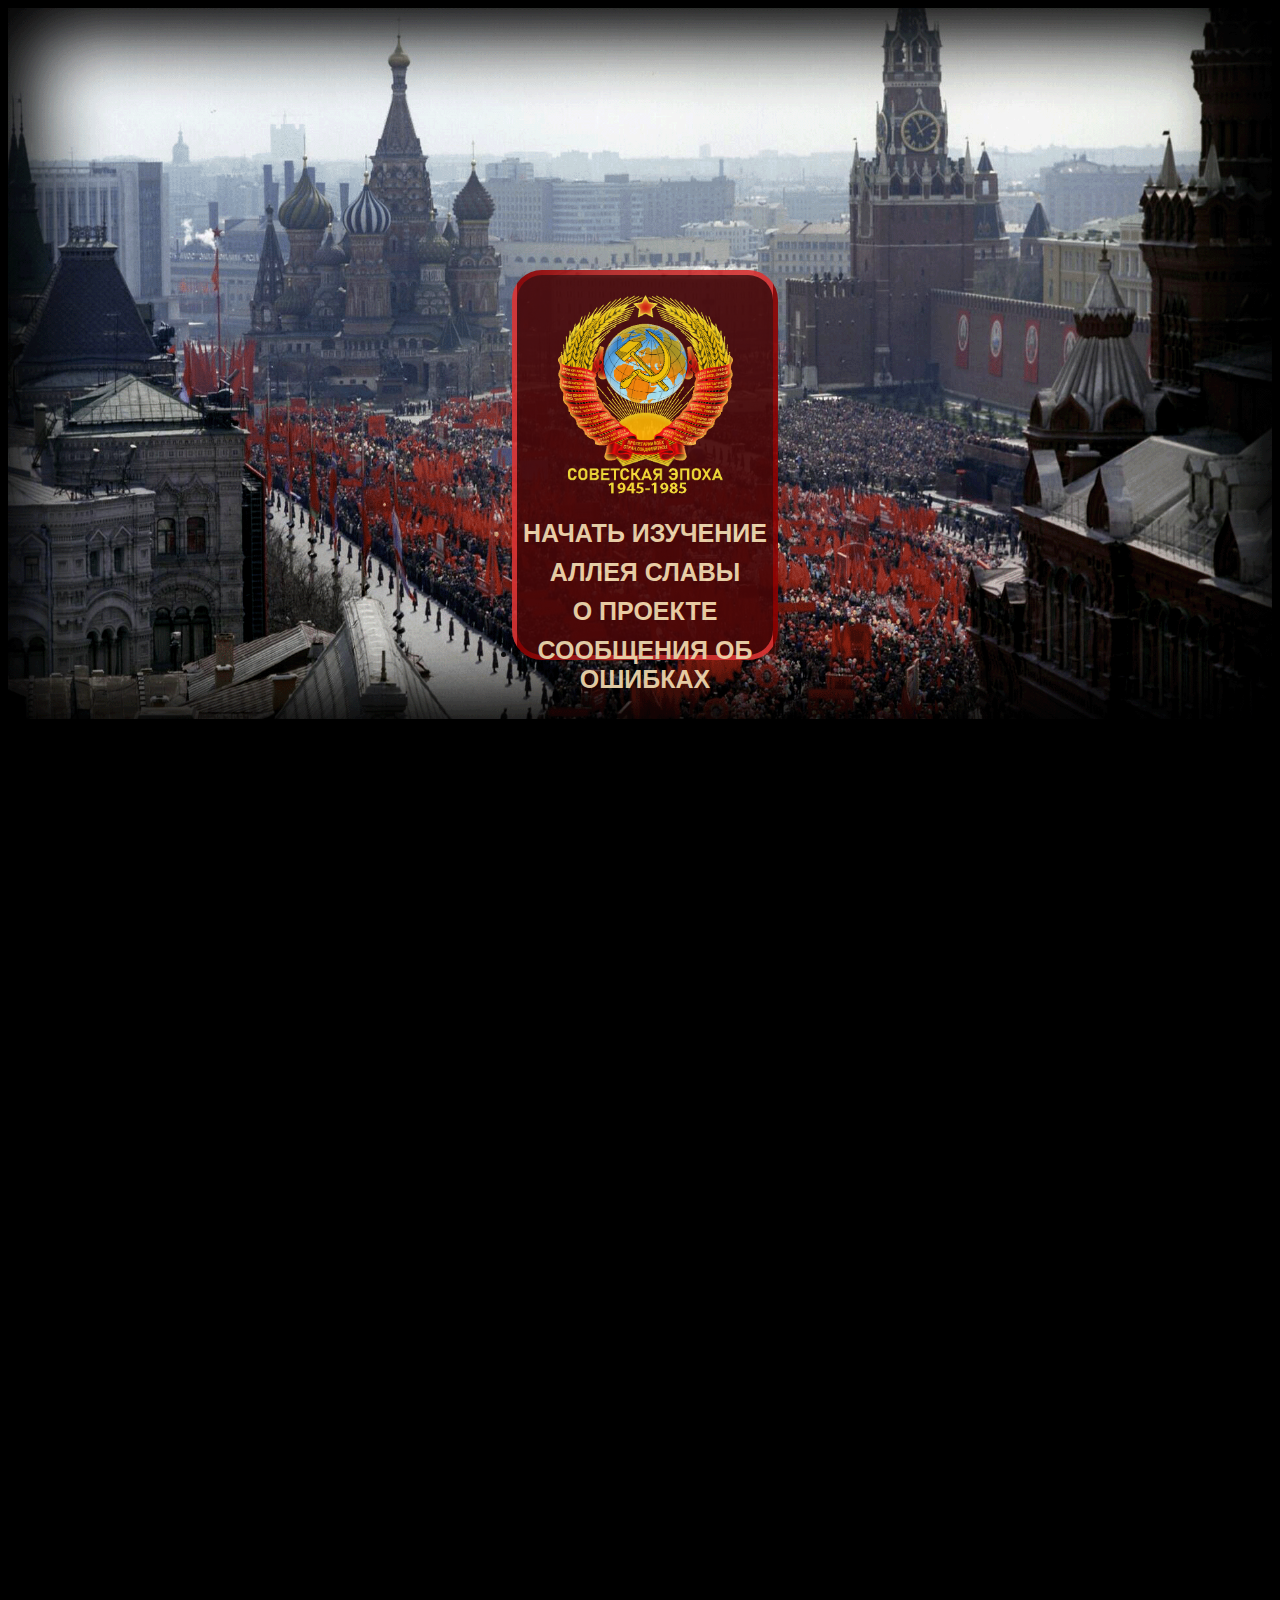
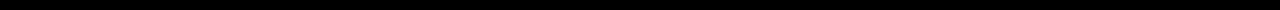
<file: index.html>
<!DOCTYPE html>
<html>
<head>
    <meta charset="UTF-8">
    <meta name="viewport" content="width=device-width, initial-scale=1.0">
    <link rel="stylesheet" href="indexStyle.css">
    <title>ЧЕРНОВИК ГЛАВНОГО МЕНЮ</title>
</head>
<body>
    <div class="glavfon" id="gfon">
        <img src="infoIndex/glavfon.gif" width="100%" height="100%"> 
    </div>
    <div class="fon" id="fon1">
      <img src="infoIndex/fon1.gif" width="100%" height="100%">
    </div>
    <div class="fon" id="fon2">
      <img src="infoIndex/fon2.gif" width="100%" height="100">
    </div>
    <div class="box">
      <div>
          <img src="infoIndex/GERB.gif" height="200px" width="175px">
      </div>
      <div>
        <ul>
          <il>
            <a href="Menu-izychenia.html" id="menu1">НАЧАТЬ ИЗУЧЕНИЕ</a>
          </il>
          <li>
            <a>АЛЛЕЯ СЛАВЫ</a>
          </li>
          <li><a>О ПРОЕКТЕ</a></li>
        </ul>
        <li><a>СООБЩЕНИЯ ОБ ОШИБКАХ</a></li>
      </div>
    </div>
    </section>
    <script src="indexScript.js"></script>
</body>
</html>
</file>
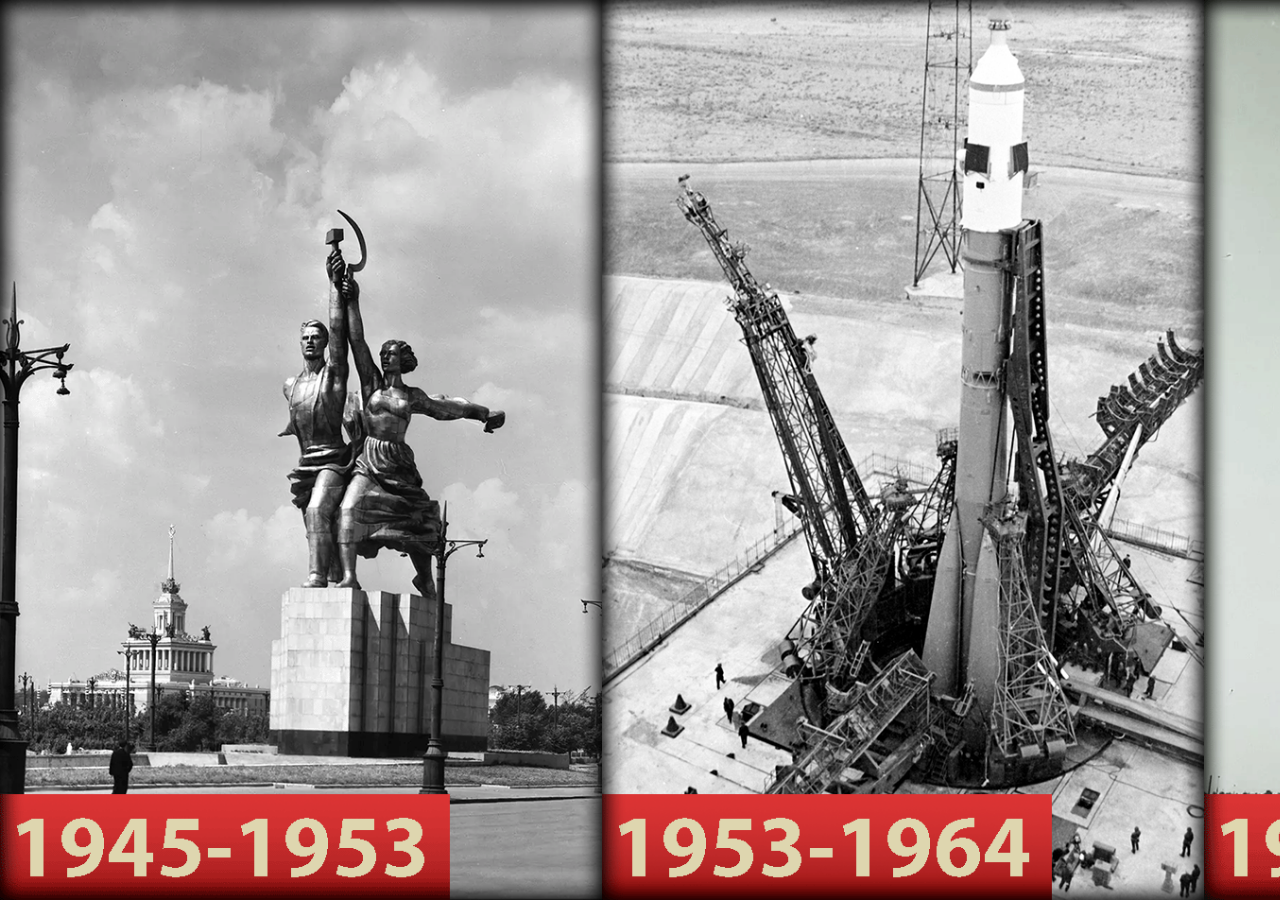
<file: viborekonom.html>
<!DOCTYPE html>
<html lang="en">
<head>
    <meta charset="UTF-8">
    <meta name="viewport" content="width=device-width, initial-scale=1.0">
    <title>Document</title>
    <link rel="stylesheet" href="viborekonom.css">
</head>
<body>
    <div class="menu" id="menuglav">
       <div class="buttonmenu"><a href="index.html" title="Главное меню"><img id="buttonhouse1" src="infoObsh/house.svg" height="40px" width="40px"></a></div>
        <div class="buttonmenu"><button title="Выбор языка" class="buttonmenuflag"><img id="butlangerimg" src="infoObsh/RUS.svg" height="40px"></button></div>
         <div class="buttonmenu" id="buttonraz"><button title="Расположение пункта меню"><img id="buttonrazimg1" src="infoObsh/raz1.svg" height="40px"></button></div>
         <div class="buttonmenu"><a href="Menu-izychenia.html" id="buttonback" title="Назад"><img id="buttonbackimg" src="infoObsh/back.svg" height="40px" width="40px"></a></div>
    
    </div>
    <div class="blackstyle" id="black"></div>
    <div class="menubuttons">
        <div class="button" id="button1"><a href="ekonomstalin.html"><img src="infoViborekonom/stalin.gif" height="100%"></a></div>
        <div class="button" id="button2"><a><img src="infoViborekonom/hrushev.gif" height="100%"></a></div>
        <div class="button" id="button3"><a><img src="infoViborekonom/breshnev.gif" height="100%"></a></div>
    </div>
    <script src="viborekonom.js"></script>
</body>
</html>
</file>
<file: indexStyle.css>
body{font-family:Arial;
     font-weight: bold;
     overflow:hidden;
     background-color: #000;}
ul {list-style-type: none;   
    margin:0;  
    padding:0;
    }

section{display:inline-block;
        width: 100%;
        height: 100%;
        background-color: black;
        position: relative;
        overflow: hidden;
        margin: 0;
        padding: 0;
        overflow: hidden;
        position: relative;

}
.box{padding-top:20px ;
     position: absolute;
     
     text-align: center;
     display: flex;
     flex-direction: column;
     ;
     width: 20%;
     height: 40%;
     top:30%;
     left:40%;
     border:5px solid transparent;
     border-radius: 30px; 
     background:linear-gradient(#480607,#480607) padding-box, linear-gradient(to right,#8B0000,#B22222,#CD2F2F,#DC3434);
     opacity: 0.9;
}
hr{color: #000;}
a{font-size: 25px;
  margin-bottom: 20px;
  color:#f5deb3;
  text-decoration: none;
  cursor: pointer;
 }
a:visited{color:wheat}
a:hover{color:white
}
a:active{color:rgb(155, 142, 119)}

.all{height: 100%;
     width: 100%;}
img{padding-bottom: 20px;}
li{margin-top: 10px;}

.glavfon{opacity: 1;
         top:0;
          left:0;
        z-index: 0;}
 
.fon{opacity: 0;}
</file>
<file: viborekonom.css>
body{overflow: hidden;}
.menu{height:4%;
      width: 30%;
      left: 35%;
      position: fixed;
      z-index: 100;
      display:flex;
      justify-content: center;
      opacity: 0;
      top:0;
      border-radius:0 0 1000px 1000px ;
}
.blackstyle{position: fixed;
            width: 100%;
            height: 100%;
            background-color: black;
            z-index: 0;
            top:0;
            left: 0;
            opacity: 0;
            }

button{border: none;
       background: none;}
.button{transition-duration: 0.5s;}

.menubuttons{display: flex;
             width: 100%;
             height: 100%;
             position:absolute;
             top:0%;
             left:0;   
             background-color: black;}
</file>
